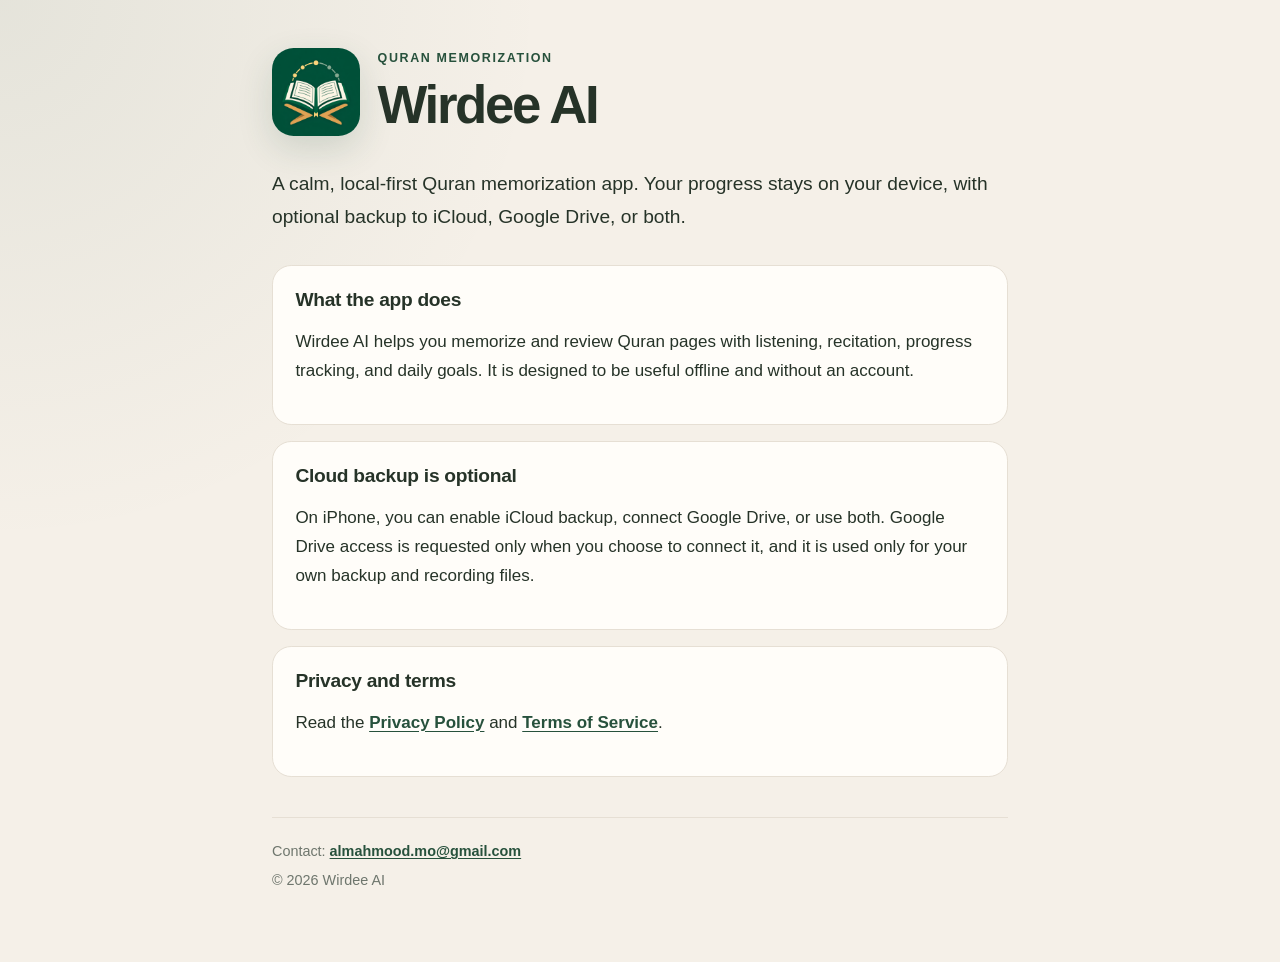
<file: index.html>
<!doctype html>
<html lang="en">
  <head>
    <meta charset="utf-8" />
    <meta name="viewport" content="width=device-width, initial-scale=1" />
    <meta
      name="description"
      content="Wirdee AI is a calm, local-first Quran memorization app for iPhone."
    />
    <title>Wirdee AI</title>
    <link rel="icon" href="./icon.png" />
    <link rel="stylesheet" href="./styles.css" />
  </head>
  <body>
    <main>
      <div class="brand">
        <img src="./icon.png" alt="Wirdee AI app icon" width="88" height="88" />
        <div>
          <p class="eyebrow">Quran memorization</p>
          <h1>Wirdee AI</h1>
        </div>
      </div>

      <p class="lead">
        A calm, local-first Quran memorization app. Your progress stays on your
        device, with optional backup to iCloud, Google Drive, or both.
      </p>

      <section class="card">
        <h2>What the app does</h2>
        <p>
          Wirdee AI helps you memorize and review Quran pages with listening,
          recitation, progress tracking, and daily goals. It is designed to be
          useful offline and without an account.
        </p>
      </section>

      <section class="card">
        <h2>Cloud backup is optional</h2>
        <p>
          On iPhone, you can enable iCloud backup, connect Google Drive, or use
          both. Google Drive access is requested only when you choose to connect
          it, and it is used only for your own backup and recording files.
        </p>
      </section>

      <section class="card">
        <h2>Privacy and terms</h2>
        <p>
          Read the <a href="./privacy.html">Privacy Policy</a> and
          <a href="./terms.html">Terms of Service</a>.
        </p>
      </section>

      <footer>
        <p>Contact: <a href="mailto:almahmood.mo@gmail.com">almahmood.mo@gmail.com</a></p>
        <p>&copy; 2026 Wirdee AI</p>
      </footer>
    </main>
  </body>
</html>
</file>
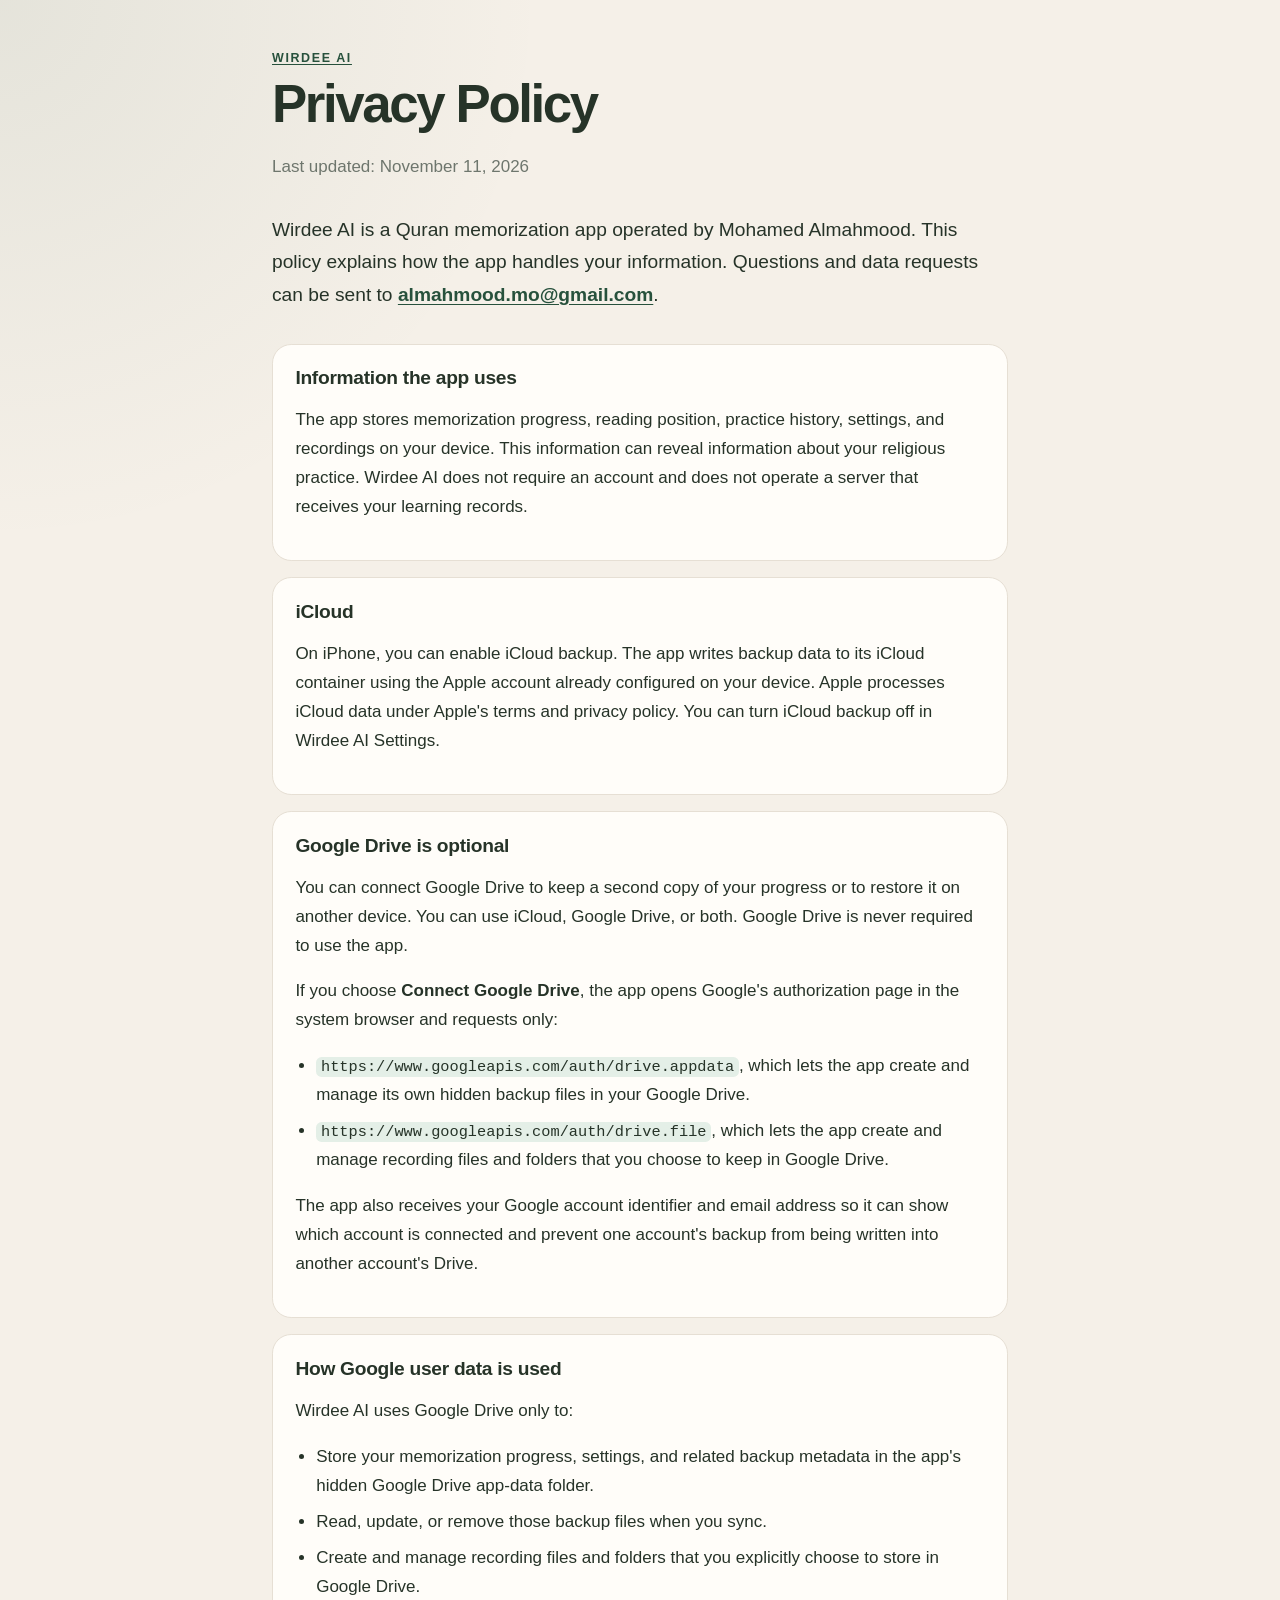
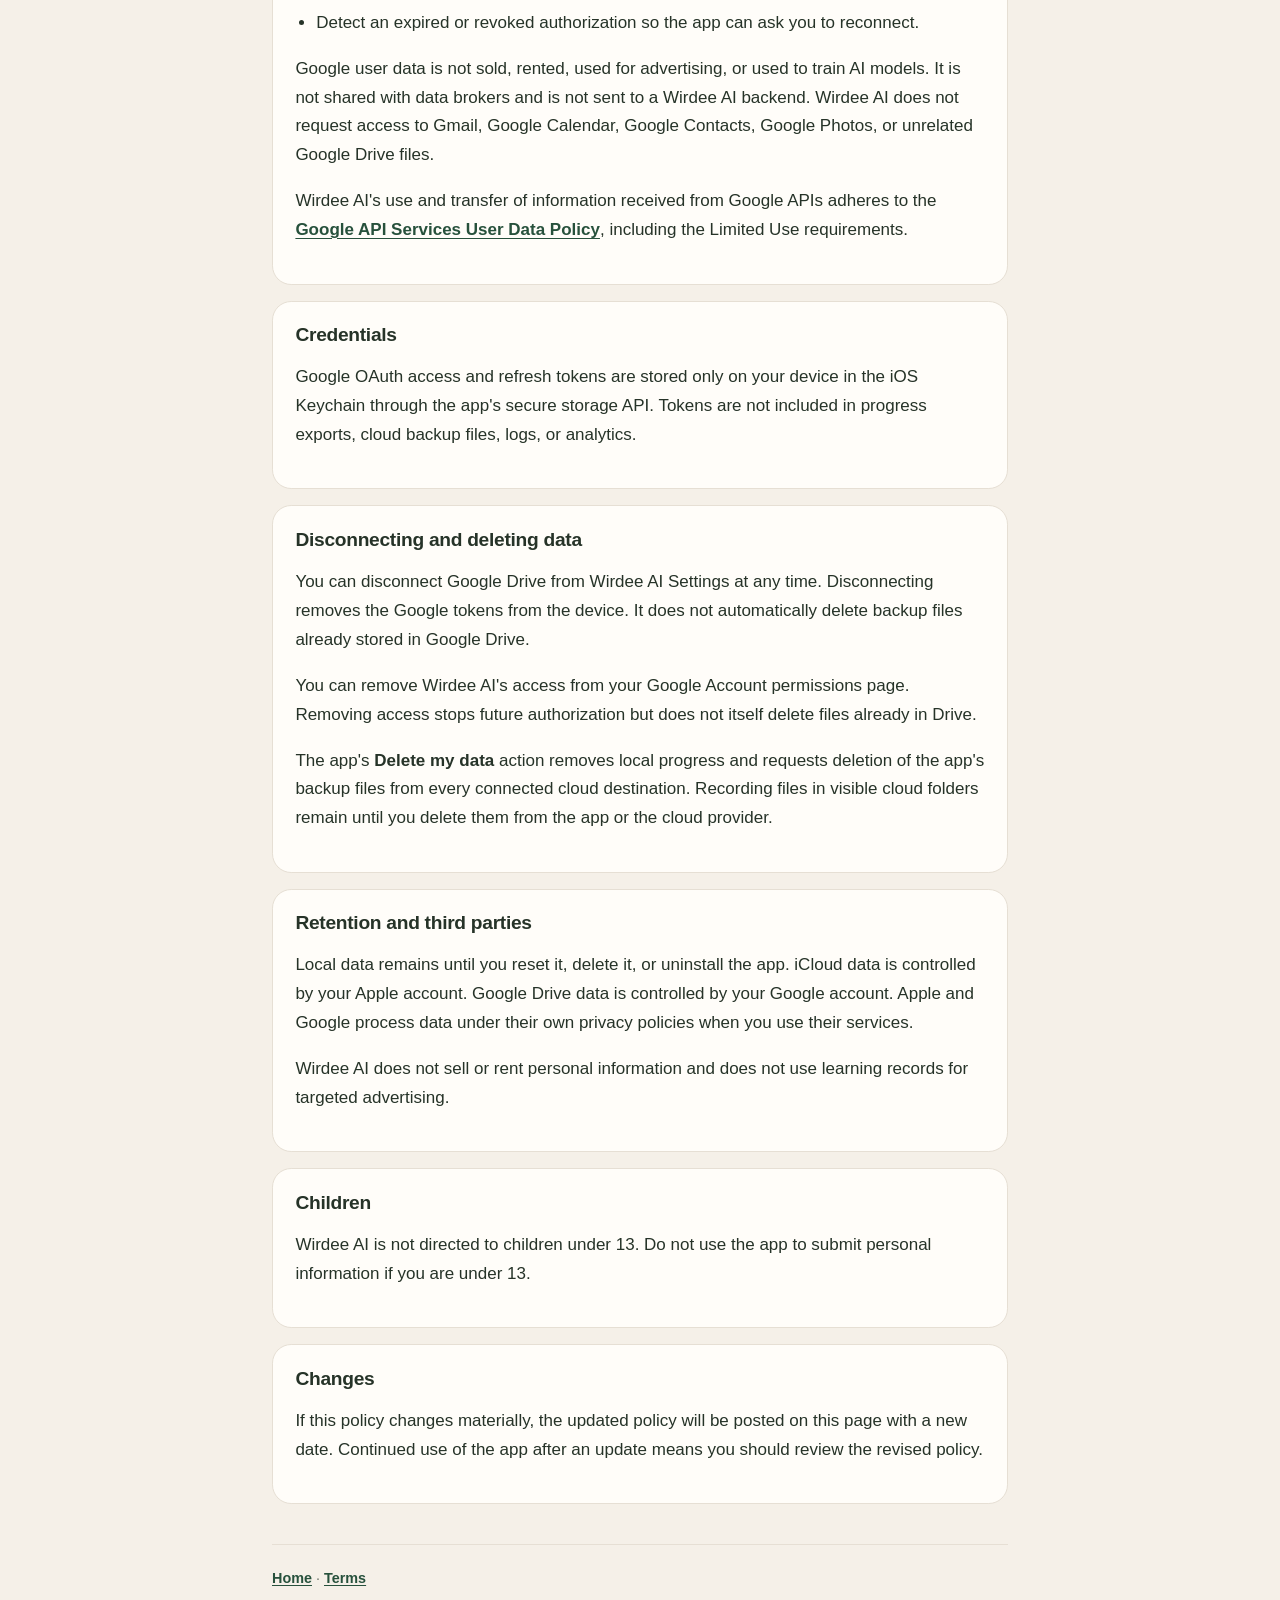
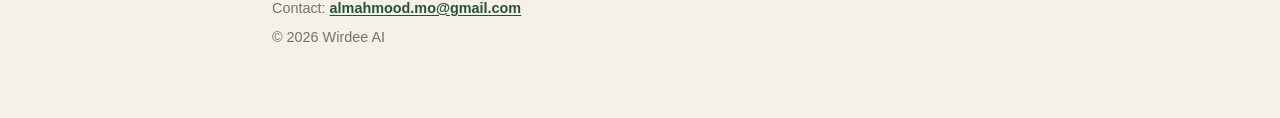
<file: privacy.html>
<!doctype html>
<html lang="en">
  <head>
    <meta charset="utf-8" />
    <meta name="viewport" content="width=device-width, initial-scale=1" />
    <meta
      name="description"
      content="Wirdee AI privacy policy, including optional iCloud and Google Drive backup."
    />
    <title>Privacy Policy · Wirdee AI</title>
    <link rel="icon" href="./icon.png" />
    <link rel="stylesheet" href="./styles.css" />
  </head>
  <body>
    <main>
      <p class="eyebrow"><a href="./">Wirdee AI</a></p>
      <h1>Privacy Policy</h1>
      <p class="muted">Last updated: November 11, 2026</p>

      <p class="lead">
        Wirdee AI is a Quran memorization app operated by Mohamed Almahmood.
        This policy explains how the app handles your information. Questions and
        data requests can be sent to
        <a href="mailto:almahmood.mo@gmail.com">almahmood.mo@gmail.com</a>.
      </p>

      <section class="card">
        <h2>Information the app uses</h2>
        <p>
          The app stores memorization progress, reading position, practice
          history, settings, and recordings on your device. This information can
          reveal information about your religious practice. Wirdee AI does not
          require an account and does not operate a server that receives your
          learning records.
        </p>
      </section>

      <section class="card">
        <h2>iCloud</h2>
        <p>
          On iPhone, you can enable iCloud backup. The app writes backup data to
          its iCloud container using the Apple account already configured on your
          device. Apple processes iCloud data under Apple's terms and privacy
          policy. You can turn iCloud backup off in Wirdee AI Settings.
        </p>
      </section>

      <section class="card">
        <h2>Google Drive is optional</h2>
        <p>
          You can connect Google Drive to keep a second copy of your progress or
          to restore it on another device. You can use iCloud, Google Drive, or
          both. Google Drive is never required to use the app.
        </p>
        <p>
          If you choose <strong>Connect Google Drive</strong>, the app opens
          Google's authorization page in the system browser and requests only:
        </p>
        <ul>
          <li>
            <code>https://www.googleapis.com/auth/drive.appdata</code>, which
            lets the app create and manage its own hidden backup files in your
            Google Drive.
          </li>
          <li>
            <code>https://www.googleapis.com/auth/drive.file</code>, which lets
            the app create and manage recording files and folders that you choose
            to keep in Google Drive.
          </li>
        </ul>
        <p>
          The app also receives your Google account identifier and email address
          so it can show which account is connected and prevent one account's
          backup from being written into another account's Drive.
        </p>
      </section>

      <section class="card">
        <h2>How Google user data is used</h2>
        <p>Wirdee AI uses Google Drive only to:</p>
        <ul>
          <li>
            Store your memorization progress, settings, and related backup
            metadata in the app's hidden Google Drive app-data folder.
          </li>
          <li>Read, update, or remove those backup files when you sync.</li>
          <li>
            Create and manage recording files and folders that you explicitly
            choose to store in Google Drive.
          </li>
          <li>
            Detect an expired or revoked authorization so the app can ask you to
            reconnect.
          </li>
        </ul>
        <p>
          Google user data is not sold, rented, used for advertising, or used to
          train AI models. It is not shared with data brokers and is not sent to
          a Wirdee AI backend. Wirdee AI does not request access to Gmail,
          Google Calendar, Google Contacts, Google Photos, or unrelated Google
          Drive files.
        </p>
        <p>
          Wirdee AI's use and transfer of information received from Google APIs
          adheres to the
          <a href="https://developers.google.com/terms/api-services-user-data-policy"
            >Google API Services User Data Policy</a
          >, including the Limited Use requirements.
        </p>
      </section>

      <section class="card">
        <h2>Credentials</h2>
        <p>
          Google OAuth access and refresh tokens are stored only on your device
          in the iOS Keychain through the app's secure storage API. Tokens are
          not included in progress exports, cloud backup files, logs, or
          analytics.
        </p>
      </section>

      <section class="card">
        <h2>Disconnecting and deleting data</h2>
        <p>
          You can disconnect Google Drive from Wirdee AI Settings at any time.
          Disconnecting removes the Google tokens from the device. It does not
          automatically delete backup files already stored in Google Drive.
        </p>
        <p>
          You can remove Wirdee AI's access from your Google Account permissions
          page. Removing access stops future authorization but does not itself
          delete files already in Drive.
        </p>
        <p>
          The app's <strong>Delete my data</strong> action removes local progress
          and requests deletion of the app's backup files from every connected
          cloud destination. Recording files in visible cloud folders remain
          until you delete them from the app or the cloud provider.
        </p>
      </section>

      <section class="card">
        <h2>Retention and third parties</h2>
        <p>
          Local data remains until you reset it, delete it, or uninstall the app.
          iCloud data is controlled by your Apple account. Google Drive data is
          controlled by your Google account. Apple and Google process data under
          their own privacy policies when you use their services.
        </p>
        <p>
          Wirdee AI does not sell or rent personal information and does not use
          learning records for targeted advertising.
        </p>
      </section>

      <section class="card">
        <h2>Children</h2>
        <p>
          Wirdee AI is not directed to children under 13. Do not use the app to
          submit personal information if you are under 13.
        </p>
      </section>

      <section class="card">
        <h2>Changes</h2>
        <p>
          If this policy changes materially, the updated policy will be posted on
          this page with a new date. Continued use of the app after an update
          means you should review the revised policy.
        </p>
      </section>

      <footer>
        <p><a href="./">Home</a> · <a href="./terms.html">Terms</a></p>
        <p>Contact: <a href="mailto:almahmood.mo@gmail.com">almahmood.mo@gmail.com</a></p>
        <p>&copy; 2026 Wirdee AI</p>
      </footer>
    </main>
  </body>
</html>
</file>
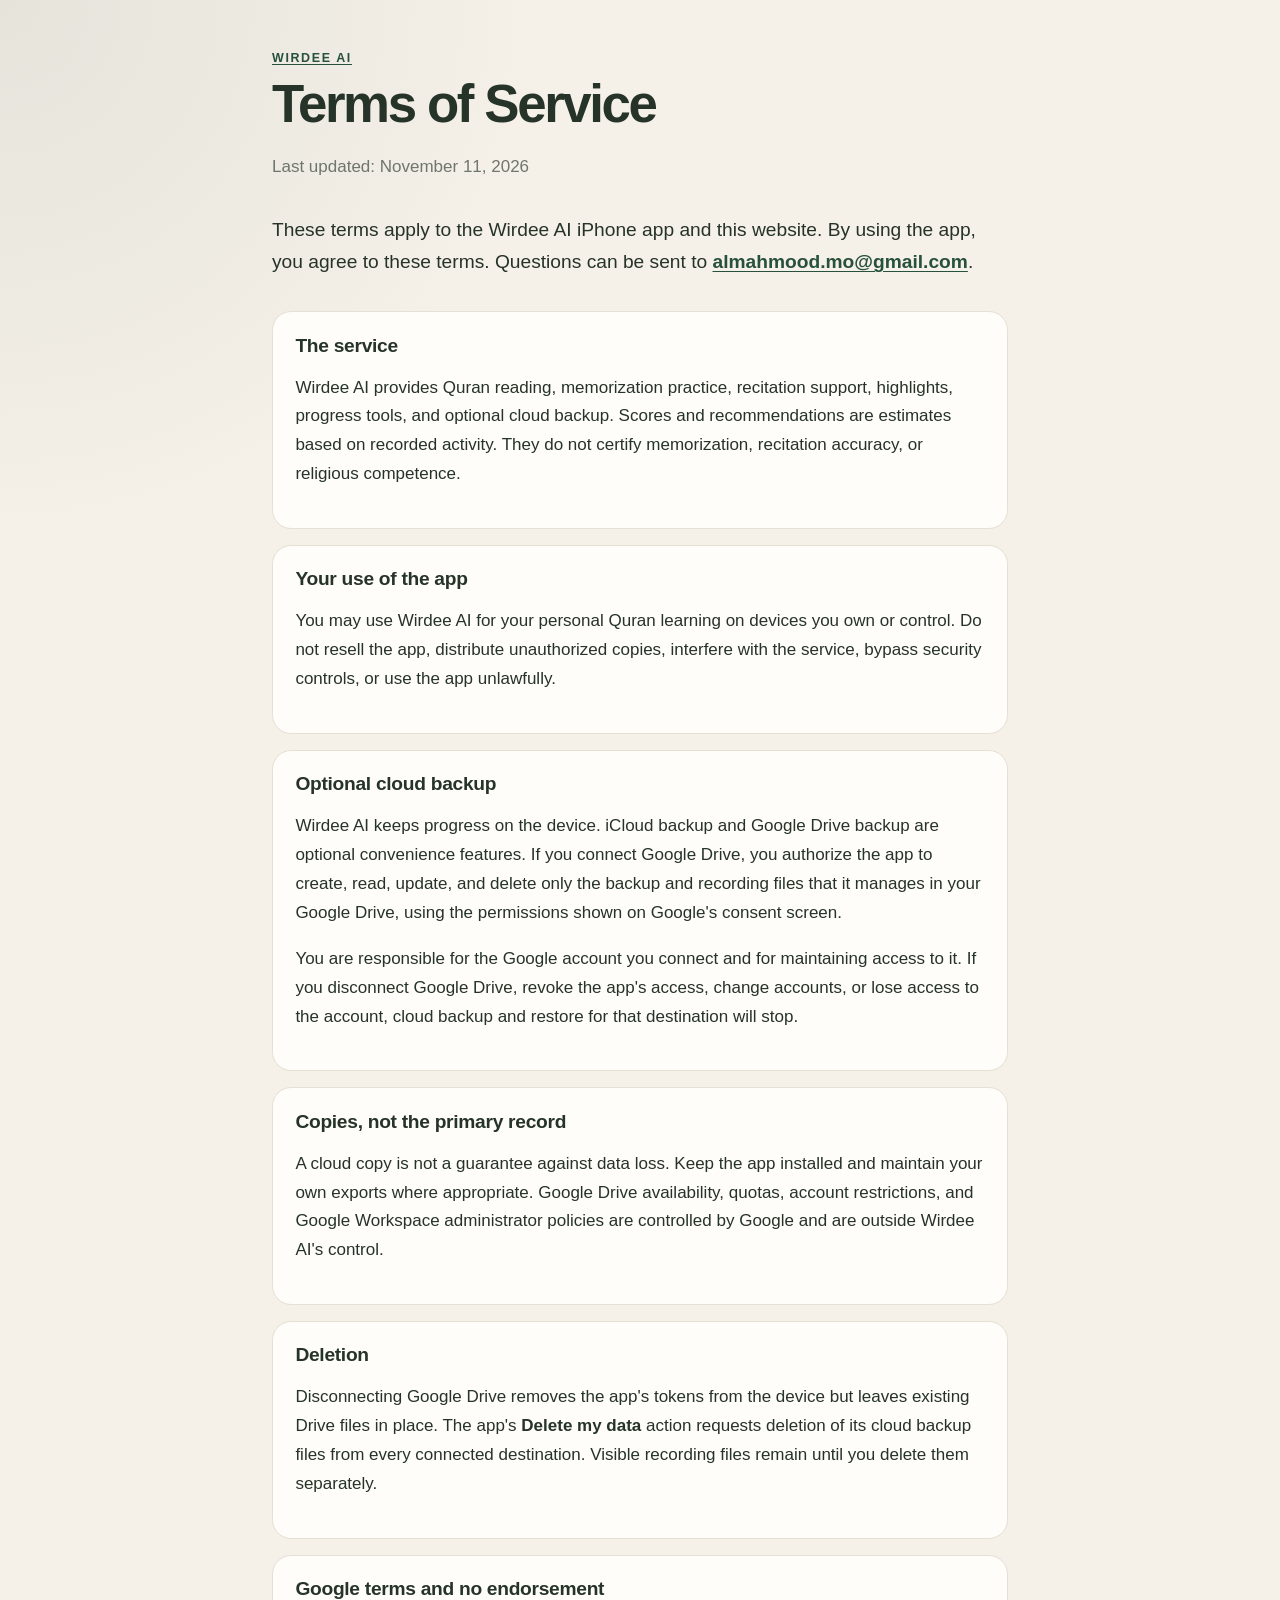
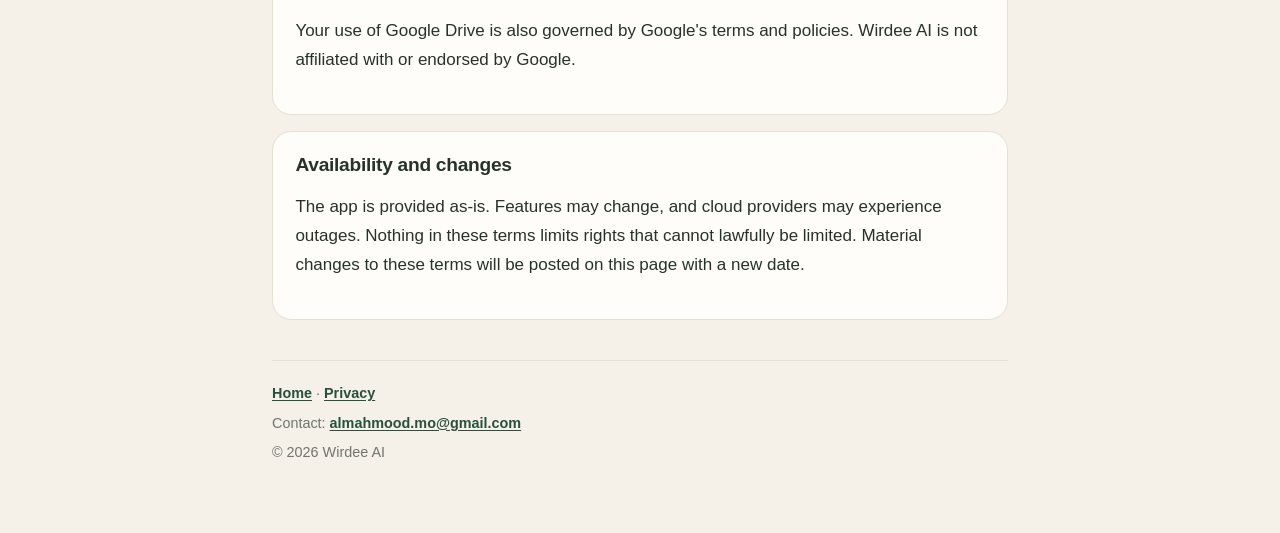
<file: terms.html>
<!doctype html>
<html lang="en">
  <head>
    <meta charset="utf-8" />
    <meta name="viewport" content="width=device-width, initial-scale=1" />
    <meta
      name="description"
      content="Wirdee AI terms of service for the app and optional cloud backup."
    />
    <title>Terms of Service · Wirdee AI</title>
    <link rel="icon" href="./icon.png" />
    <link rel="stylesheet" href="./styles.css" />
  </head>
  <body>
    <main>
      <p class="eyebrow"><a href="./">Wirdee AI</a></p>
      <h1>Terms of Service</h1>
      <p class="muted">Last updated: November 11, 2026</p>

      <p class="lead">
        These terms apply to the Wirdee AI iPhone app and this website. By using
        the app, you agree to these terms. Questions can be sent to
        <a href="mailto:almahmood.mo@gmail.com">almahmood.mo@gmail.com</a>.
      </p>

      <section class="card">
        <h2>The service</h2>
        <p>
          Wirdee AI provides Quran reading, memorization practice, recitation
          support, highlights, progress tools, and optional cloud backup. Scores
          and recommendations are estimates based on recorded activity. They do
          not certify memorization, recitation accuracy, or religious
          competence.
        </p>
      </section>

      <section class="card">
        <h2>Your use of the app</h2>
        <p>
          You may use Wirdee AI for your personal Quran learning on devices you
          own or control. Do not resell the app, distribute unauthorized copies,
          interfere with the service, bypass security controls, or use the app
          unlawfully.
        </p>
      </section>

      <section class="card">
        <h2>Optional cloud backup</h2>
        <p>
          Wirdee AI keeps progress on the device. iCloud backup and Google Drive
          backup are optional convenience features. If you connect Google Drive,
          you authorize the app to create, read, update, and delete only the
          backup and recording files that it manages in your Google Drive, using
          the permissions shown on Google's consent screen.
        </p>
        <p>
          You are responsible for the Google account you connect and for
          maintaining access to it. If you disconnect Google Drive, revoke the
          app's access, change accounts, or lose access to the account, cloud
          backup and restore for that destination will stop.
        </p>
      </section>

      <section class="card">
        <h2>Copies, not the primary record</h2>
        <p>
          A cloud copy is not a guarantee against data loss. Keep the app
          installed and maintain your own exports where appropriate. Google Drive
          availability, quotas, account restrictions, and Google Workspace
          administrator policies are controlled by Google and are outside Wirdee
          AI's control.
        </p>
      </section>

      <section class="card">
        <h2>Deletion</h2>
        <p>
          Disconnecting Google Drive removes the app's tokens from the device but
          leaves existing Drive files in place. The app's <strong>Delete my
          data</strong> action requests deletion of its cloud backup files from
          every connected destination. Visible recording files remain until you
          delete them separately.
        </p>
      </section>

      <section class="card">
        <h2>Google terms and no endorsement</h2>
        <p>
          Your use of Google Drive is also governed by Google's terms and
          policies. Wirdee AI is not affiliated with or endorsed by Google.
        </p>
      </section>

      <section class="card">
        <h2>Availability and changes</h2>
        <p>
          The app is provided as-is. Features may change, and cloud providers may
          experience outages. Nothing in these terms limits rights that cannot
          lawfully be limited. Material changes to these terms will be posted on
          this page with a new date.
        </p>
      </section>

      <footer>
        <p><a href="./">Home</a> · <a href="./privacy.html">Privacy</a></p>
        <p>Contact: <a href="mailto:almahmood.mo@gmail.com">almahmood.mo@gmail.com</a></p>
        <p>&copy; 2026 Wirdee AI</p>
      </footer>
    </main>
  </body>
</html>
</file>
<file: styles.css>
:root {
  color-scheme: light;
  --cream: #f5f0e8;
  --paper: #fffdf9;
  --ink: #263328;
  --muted: #6e766d;
  --green: #27513c;
  --green-soft: #e4efe7;
  --line: #e6dfd4;
}

* {
  box-sizing: border-box;
}

body {
  margin: 0;
  background:
    radial-gradient(circle at top left, rgba(39, 81, 60, 0.08), transparent 34rem),
    var(--cream);
  color: var(--ink);
  font:
    17px/1.7 -apple-system,
    BlinkMacSystemFont,
    "Segoe UI",
    sans-serif;
}

main {
  width: min(46rem, calc(100% - 2rem));
  margin: 0 auto;
  padding: 3rem 0 4rem;
}

.brand {
  display: flex;
  align-items: center;
  gap: 1.1rem;
}

.brand img {
  border-radius: 1.35rem;
  box-shadow: 0 0.8rem 2.2rem rgba(39, 81, 60, 0.16);
}

.eyebrow {
  margin: 0 0 0.2rem;
  color: var(--green);
  font-size: 0.78rem;
  font-weight: 700;
  letter-spacing: 0.13em;
  text-transform: uppercase;
}

h1,
h2 {
  line-height: 1.2;
}

h1 {
  margin: 0;
  font-size: clamp(2.2rem, 6vw, 3.3rem);
  letter-spacing: -0.045em;
}

h2 {
  margin: 0 0 0.55rem;
  font-size: 1.2rem;
  letter-spacing: -0.015em;
}

a {
  color: var(--green);
  font-weight: 650;
  text-underline-offset: 0.16em;
}

.lead {
  margin: 2rem 0;
  font-size: 1.2rem;
}

.card {
  margin-top: 1rem;
  padding: 1.35rem 1.4rem;
  border: 1px solid var(--line);
  border-radius: 1.2rem;
  background: var(--paper);
}

ul {
  padding-left: 1.3rem;
}

li + li {
  margin-top: 0.45rem;
}

code {
  padding: 0.08rem 0.3rem;
  border-radius: 0.35rem;
  background: var(--green-soft);
  font-size: 0.9em;
  overflow-wrap: anywhere;
}

.muted {
  color: var(--muted);
}

footer {
  margin-top: 2.5rem;
  padding-top: 1rem;
  border-top: 1px solid var(--line);
  color: var(--muted);
  font-size: 0.9rem;
}

footer p {
  margin: 0.3rem 0;
}

@media (max-width: 520px) {
  main {
    padding-top: 2rem;
  }

  .brand img {
    width: 64px;
    height: 64px;
  }

  .lead {
    font-size: 1.08rem;
  }
}
</file>
